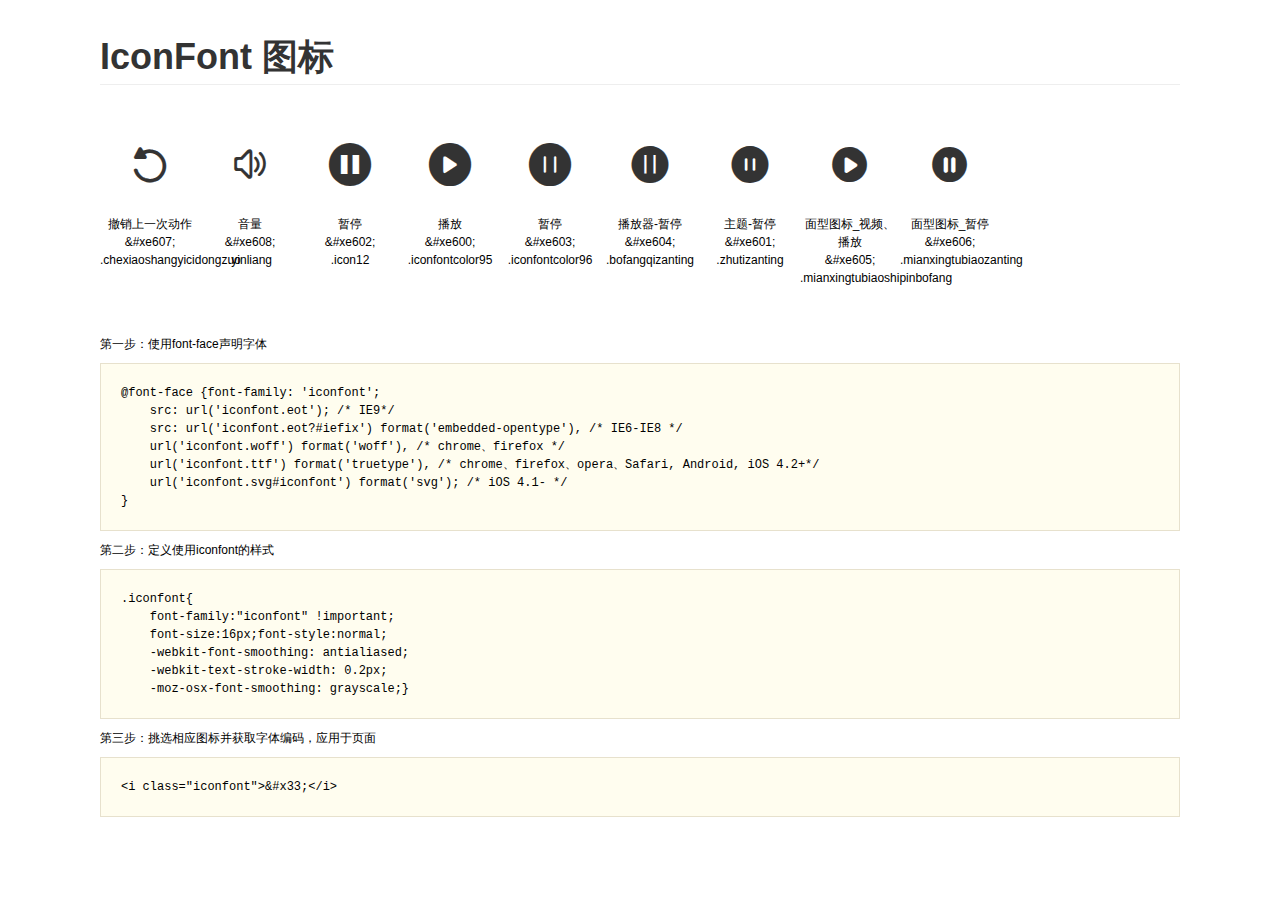
<file: target/ssm_qiche_zu/static2/iconfont/demo.html>
<!DOCTYPE html>
<html>
<head>
    <meta charset="utf-8"/>
    <title>IconFont</title>
    <link rel="stylesheet" href="demo.css">
    <link rel="stylesheet" href="iconfont.css">
</head>
<body>
    <div class="main">
        <h1>IconFont 图标</h1>
        <ul class="icon_lists clear">
            
                <li>
                <i class="icon iconfont">&#xe607;</i>
                    <div class="name">撤销上一次动作</div>
                    <div class="code">&amp;#xe607;</div>
                    <div class="fontclass">.chexiaoshangyicidongzuo</div>
                </li>
            
                <li>
                <i class="icon iconfont">&#xe608;</i>
                    <div class="name">音量</div>
                    <div class="code">&amp;#xe608;</div>
                    <div class="fontclass">.yinliang</div>
                </li>
            
                <li>
                <i class="icon iconfont">&#xe602;</i>
                    <div class="name">暂停</div>
                    <div class="code">&amp;#xe602;</div>
                    <div class="fontclass">.icon12</div>
                </li>
            
                <li>
                <i class="icon iconfont">&#xe600;</i>
                    <div class="name">播放</div>
                    <div class="code">&amp;#xe600;</div>
                    <div class="fontclass">.iconfontcolor95</div>
                </li>
            
                <li>
                <i class="icon iconfont">&#xe603;</i>
                    <div class="name">暂停</div>
                    <div class="code">&amp;#xe603;</div>
                    <div class="fontclass">.iconfontcolor96</div>
                </li>
            
                <li>
                <i class="icon iconfont">&#xe604;</i>
                    <div class="name">播放器-暂停</div>
                    <div class="code">&amp;#xe604;</div>
                    <div class="fontclass">.bofangqizanting</div>
                </li>
            
                <li>
                <i class="icon iconfont">&#xe601;</i>
                    <div class="name">主题-暂停</div>
                    <div class="code">&amp;#xe601;</div>
                    <div class="fontclass">.zhutizanting</div>
                </li>
            
                <li>
                <i class="icon iconfont">&#xe605;</i>
                    <div class="name">面型图标_视频、播放</div>
                    <div class="code">&amp;#xe605;</div>
                    <div class="fontclass">.mianxingtubiaoshipinbofang</div>
                </li>
            
                <li>
                <i class="icon iconfont">&#xe606;</i>
                    <div class="name">面型图标_暂停</div>
                    <div class="code">&amp;#xe606;</div>
                    <div class="fontclass">.mianxingtubiaozanting</div>
                </li>
            
        </ul>


        <div class="helps">
            第一步：使用font-face声明字体
            <pre>
@font-face {font-family: 'iconfont';
    src: url('iconfont.eot'); /* IE9*/
    src: url('iconfont.eot?#iefix') format('embedded-opentype'), /* IE6-IE8 */
    url('iconfont.woff') format('woff'), /* chrome、firefox */
    url('iconfont.ttf') format('truetype'), /* chrome、firefox、opera、Safari, Android, iOS 4.2+*/
    url('iconfont.svg#iconfont') format('svg'); /* iOS 4.1- */
}
</pre>
第二步：定义使用iconfont的样式
            <pre>
.iconfont{
    font-family:"iconfont" !important;
    font-size:16px;font-style:normal;
    -webkit-font-smoothing: antialiased;
    -webkit-text-stroke-width: 0.2px;
    -moz-osx-font-smoothing: grayscale;}
</pre>
第三步：挑选相应图标并获取字体编码，应用于页面
<pre>
&lt;i class="iconfont"&gt;&amp;#x33;&lt;/i&gt;
</pre>
        </div>

    </div>
</body>
</html>
</file>
<file: target/ssm_qiche_zu/static2/iconfont/iconfont.css>
@font-face {font-family: "iconfont";
  src: url('iconfont.eot'); /* IE9*/
  src: url('iconfont.eot?#iefix') format('embedded-opentype'), /* IE6-IE8 */
  url('iconfont.woff') format('woff'), /* chrome、firefox */
  url('iconfont.ttf') format('truetype'), /* chrome、firefox、opera、Safari, Android, iOS 4.2+*/
  url('iconfont.svg#iconfont') format('svg'); /* iOS 4.1- */
}

.iconfont {
  font-family:"iconfont" !important;
  font-size:16px;
  font-style:normal;
  -webkit-font-smoothing: antialiased;
  -webkit-text-stroke-width: 0.2px;
  -moz-osx-font-smoothing: grayscale;
}
.icon-chexiaoshangyicidongzuo:before { content: "\e607"; }
.icon-yinliang:before { content: "\e608"; }
.icon-icon12:before { content: "\e602"; }
.icon-iconfontcolor95:before { content: "\e600"; }
.icon-iconfontcolor96:before { content: "\e603"; }
.icon-bofangqizanting:before { content: "\e604"; }
.icon-zhutizanting:before { content: "\e601"; }
.icon-mianxingtubiaoshipinbofang:before { content: "\e605"; }
.icon-mianxingtubiaozanting:before { content: "\e606"; }
</file>
<file: target/ssm_qiche_zu/static2/iconfont/demo.css>
*{margin: 0;padding: 0;list-style: none;}
/*
KISSY CSS Reset
理念：1. reset 的目的不是清除浏览器的默认样式，这仅是部分工作。清除和重置是紧密不可分的。
2. reset 的目的不是让默认样式在所有浏览器下一致，而是减少默认样式有可能带来的问题。
3. reset 期望提供一套普适通用的基础样式。但没有银弹，推荐根据具体需求，裁剪和修改后再使用。
特色：1. 适应中文；2. 基于最新主流浏览器。
维护：玉伯<lifesinger@gmail.com>, 正淳<ragecarrier@gmail.com>
 */

/** 清除内外边距 **/
body, h1, h2, h3, h4, h5, h6, hr, p, blockquote, /* structural elements 结构元素 */
dl, dt, dd, ul, ol, li, /* list elements 列表元素 */
pre, /* text formatting elements 文本格式元素 */
form, fieldset, legend, button, input, textarea, /* form elements 表单元素 */
th, td /* table elements 表格元素 */ {
  margin: 0;
  padding: 0;
}

/** 设置默认字体 **/
body,
button, input, select, textarea /* for ie */ {
  font: 12px/1.5 tahoma, arial, \5b8b\4f53, sans-serif;
}
h1, h2, h3, h4, h5, h6 { font-size: 100%; }
address, cite, dfn, em, var { font-style: normal; } /* 将斜体扶正 */
code, kbd, pre, samp { font-family: courier new, courier, monospace; } /* 统一等宽字体 */
small { font-size: 12px; } /* 小于 12px 的中文很难阅读，让 small 正常化 */

/** 重置列表元素 **/
ul, ol { list-style: none; }

/** 重置文本格式元素 **/
a { text-decoration: none; }
a:hover { text-decoration: underline; }


/** 重置表单元素 **/
legend { color: #000; } /* for ie6 */
fieldset, img { border: 0; } /* img 搭车：让链接里的 img 无边框 */
button, input, select, textarea { font-size: 100%; } /* 使得表单元素在 ie 下能继承字体大小 */
/* 注：optgroup 无法扶正 */

/** 重置表格元素 **/
table { border-collapse: collapse; border-spacing: 0; }

/* 清除浮动 */
.ks-clear:after, .clear:after {
  content: '\20';
  display: block;
  height: 0;
  clear: both;
}
.ks-clear, .clear {
  *zoom: 1;
}

.main {padding: 30px 100px;}
.main h1{font-size:36px; color:#333; text-align:left;margin-bottom:30px; border-bottom: 1px solid #eee;}

.helps{margin-top:40px;}
.helps pre{
  padding:20px;
  margin:10px 0;
  border:solid 1px #e7e1cd;
  background-color: #fffdef;
  overflow: auto;
}

.icon_lists li{
  float:left;
  width: 100px;
  height:180px;
  text-align: center;
}
.icon_lists .icon{
  font-size: 42px;
  line-height: 100px;
  margin: 10px 0;
  color:#333;
  -webkit-transition: font-size 0.25s ease-out 0s;
  -moz-transition: font-size 0.25s ease-out 0s;
  transition: font-size 0.25s ease-out 0s;

}
.icon_lists .icon:hover{
  font-size: 100px;
}
</file>
